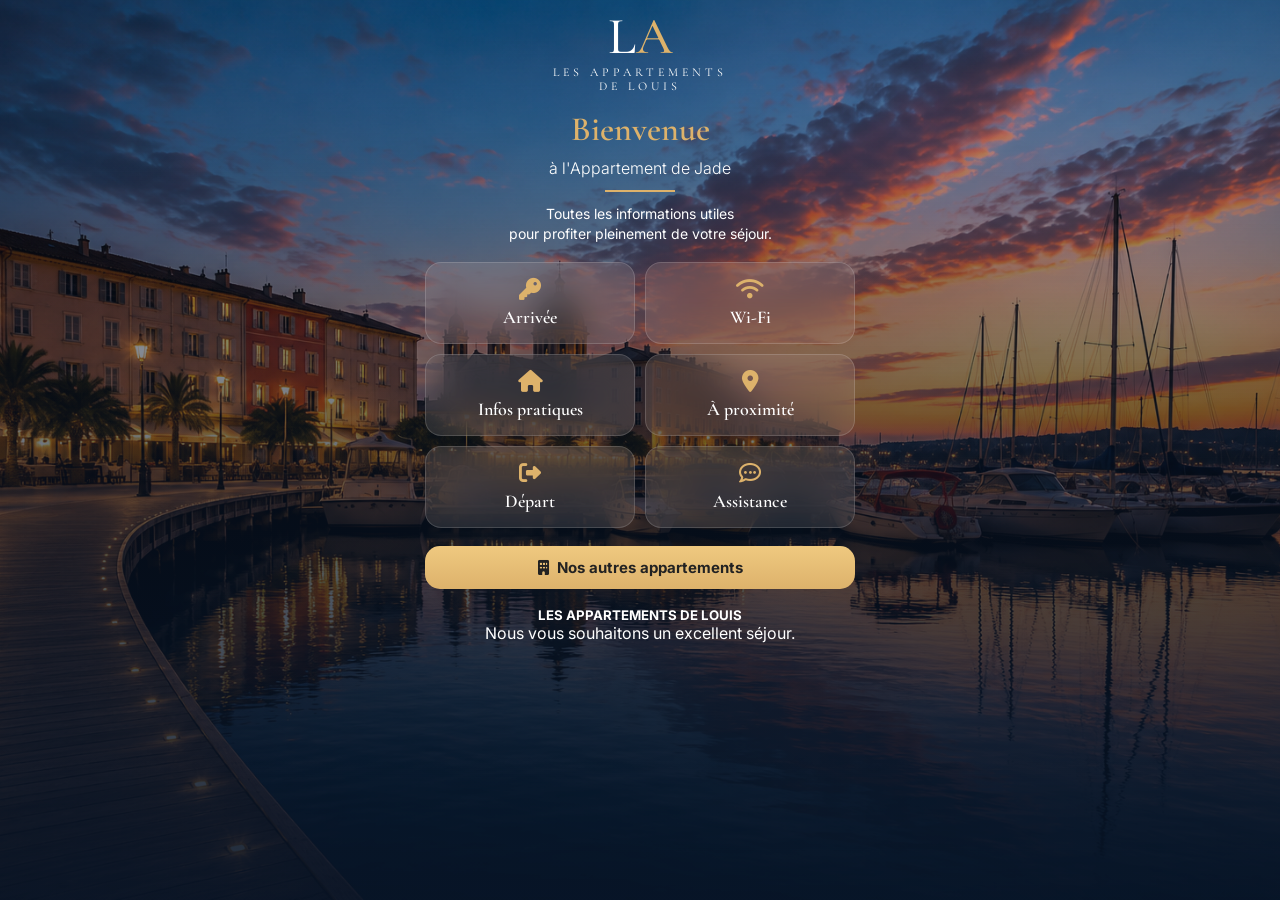
<file: index.html>
<!DOCTYPE html>
<html lang="fr">
<head>
<meta charset="UTF-8">
<meta name="viewport" content="width=device-width, initial-scale=1.0">
<title>Les Appartements de Louis - Appartement de Jade</title>

<link rel="stylesheet" href="style.css">

<link href="https://fonts.googleapis.com/css2?family=Cormorant+Garamond:wght@300;500;600;700&family=Inter:wght@300;400;500;600&display=swap" rel="stylesheet">

<link rel="stylesheet" href="https://cdnjs.cloudflare.com/ajax/libs/font-awesome/6.6.0/css/all.min.css">
</head>

<body>

<div class="overlay"></div>

<main>

<section class="hero">

<div class="logo">
<h1><span class="white">L</span><span class="gold">A</span></h1>
<p>LES APPARTEMENTS<br>DE LOUIS</p>
</div>

<section class="welcome">
<h2>Bienvenue</h2>
<h3>à l'Appartement de Jade</h3>
<div class="line"></div>
<p>Toutes les informations utiles<br>pour profiter pleinement de votre séjour.</p>
</section>

<section class="cards">

<a href="arrivee.html" class="card">
<i class="fa-solid fa-key"></i>
<h4>Arrivée</h4>
</a>

<a href="wifi.html" class="card">
<i class="fa-solid fa-wifi"></i>
<h4>Wi‑Fi</h4>
</a>

<a href="infos.html" class="card">
<i class="fa-solid fa-house"></i>
<h4>Infos pratiques</h4>
</a>

<a href="proximite.html" class="card">
<i class="fa-solid fa-location-dot"></i>
<h4>À proximité</h4>
</a>

<a href="depart.html" class="card">
<i class="fa-solid fa-right-from-bracket"></i>
<h4>Départ</h4>
</a>

<a href="assistance.html" class="card">
<i class="fa-regular fa-comment-dots"></i>
<h4>Assistance</h4>
</a>

</section>

<a href="https://app.superhote.com/#/get-available-rentals/hgXiNZRsGmdeMfZY4XpSdPB9D"
class="button"
target="_blank"
rel="noopener noreferrer">
<i class="fa-solid fa-building"></i>
<span>Nos autres appartements</span>
</a>

<footer>
<h5>LES APPARTEMENTS DE LOUIS</h5>
<p>Nous vous souhaitons un excellent séjour.</p>
</footer>

</section>

</main>

</body>
</html>
</file>
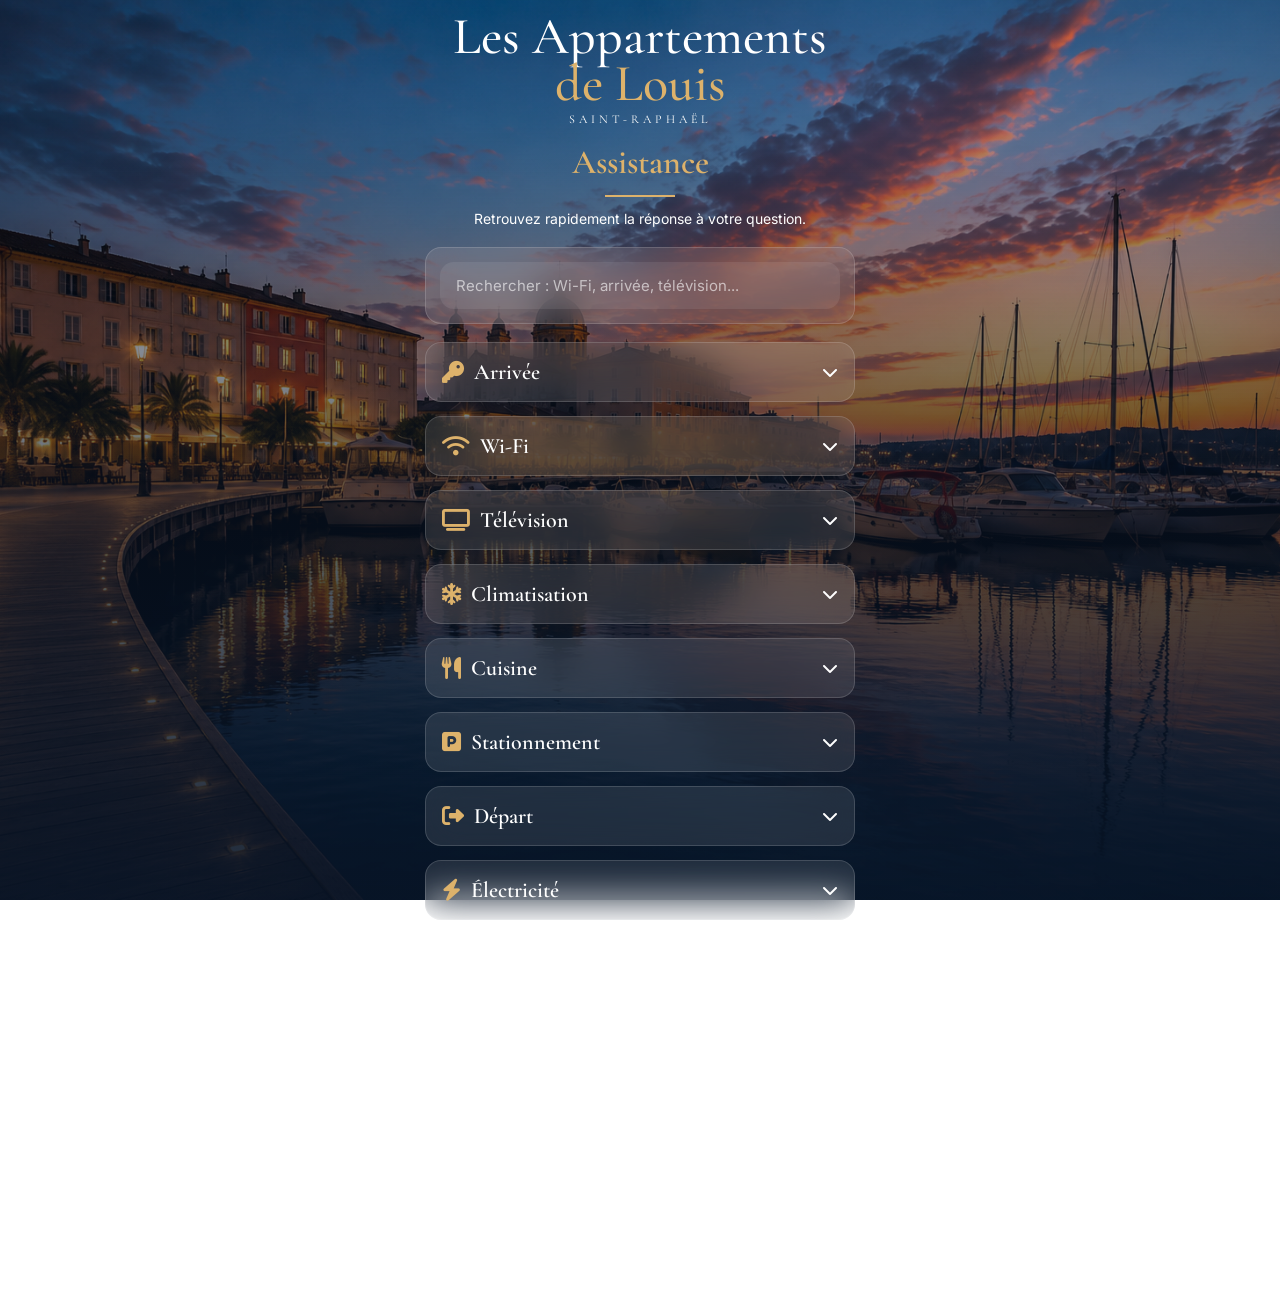
<file: assistance.html>
<!DOCTYPE html>
<html lang="fr">

<head>

<meta charset="UTF-8">
<meta name="viewport" content="width=device-width,initial-scale=1.0">

<title>Assistance | Les Appartements de Louis</title>

<link rel="stylesheet" href="style.css">

<link rel="preconnect" href="https://fonts.googleapis.com">
<link rel="preconnect" href="https://fonts.gstatic.com" crossorigin>

<link href="https://fonts.googleapis.com/css2?family=Cormorant+Garamond:wght@400;500;600&family=Inter:wght@300;400;500;600;700&display=swap" rel="stylesheet">

<link rel="stylesheet"
href="https://cdnjs.cloudflare.com/ajax/libs/font-awesome/6.5.2/css/all.min.css">

<style>

.search-box{
margin:18px 0;
padding:14px;
background:var(--glass);
backdrop-filter:blur(18px);
-webkit-backdrop-filter:blur(18px);
border:1px solid rgba(255,255,255,.15);
border-radius:var(--radius);
}

.search-box input{
width:100%;
padding:14px 16px;
border:none;
outline:none;
border-radius:14px;
background:rgba(255,255,255,.08);
color:#fff;
font-size:15px;
font-family:inherit;
}

.search-box input::placeholder{
color:rgba(255,255,255,.60);
}

.category{
margin-top:14px;
background:var(--glass);
backdrop-filter:blur(18px);
-webkit-backdrop-filter:blur(18px);
border:1px solid rgba(255,255,255,.15);
border-radius:16px;
overflow:hidden;
transition:.25s;
}

.category-header{
display:flex;
justify-content:space-between;
align-items:center;
padding:16px;
cursor:pointer;
user-select:none;
}

.category-header h3{
display:flex;
align-items:center;
gap:10px;
font:600 22px "Cormorant Garamond",serif;
}

.category-header h3 i{
color:var(--gold);
}

.arrow{
transition:.30s;
}

.category.open .arrow{
transform:rotate(180deg);
}

.category-content{
display:none;
padding:0 14px 14px;
}

.category.open .category-content{
display:block;
animation:fade .25s ease;
}

@keyframes fade{

from{
opacity:0;
transform:translateY(-8px);
}

to{
opacity:1;
transform:translateY(0);
}

}

.faq{
margin-top:10px;
background:rgba(255,255,255,.05);
border:1px solid rgba(255,255,255,.08);
border-radius:14px;
overflow:hidden;
}

.faq-question{
display:flex;
justify-content:space-between;
align-items:center;
padding:15px;
cursor:pointer;
font-size:15px;
font-weight:600;
}

.faq-question i{
transition:.30s;
}

.faq.open .faq-question i{
transform:rotate(180deg);
}

.faq-answer{
display:none;
padding:0 15px 15px;
font-size:14px;
line-height:1.65;
opacity:.92;
}

.faq.open .faq-answer{
display:block;
}

.faq-answer strong{
color:var(--gold);
font-weight:700;
}

mark{
background:rgba(221,178,107,.35);
color:#fff;
padding:2px 4px;
border-radius:4px;
}

</style>

</head>

<body class="inner-page">

<div class="overlay"></div>

<main>

<div class="hero">

<div class="logo">

<h1>

<span class="white">Les Appartements</span><br>
<span class="gold">de Louis</span>

</h1>

<p>SAINT-RAPHAËL</p>

</div>

<section class="welcome">

<h2>Assistance</h2>

<div class="line"></div>

<p>

Retrouvez rapidement la réponse à votre question.

</p>

</section>

<div class="search-box">

<input
id="search"
type="text"
placeholder="Rechercher : Wi-Fi, arrivée, télévision..."
autocomplete="off">

</div>

<!-- ==========================================================
     ARRIVÉE
========================================================== -->

<div class="category">

<div class="category-header">

<h3>

<i class="fa-solid fa-key"></i>

Arrivée

</h3>

<i class="fa-solid fa-chevron-down arrow"></i>

</div>

<div class="category-content">

<div class="faq" data-search="code boite boite a cles clé arrivée">

<div class="faq-question">

Quel est le code de la boîte à clés ?

<i class="fa-solid fa-chevron-down"></i>

</div>

<div class="faq-answer">

Le code est communiqué uniquement sur votre plateforme de réservation pour des raisons de sécurité.

</div>

</div>

<div class="faq" data-search="ouvrir boite clé">

<div class="faq-question">

Je n'arrive pas à ouvrir la boîte à clés.

<i class="fa-solid fa-chevron-down"></i>

</div>

<div class="faq-answer">

Vérifiez que tous les chiffres sont parfaitement alignés.

<br><br>

Tirez ensuite le loquet noir vers vous puis vers le bas.

</div>

</div>

<div class="faq" data-search="arrivé en avance check in">

<div class="faq-question">

Je suis arrivé en avance.

<i class="fa-solid fa-chevron-down"></i>

</div>

<div class="faq-answer">

Envoyez-moi un message sur WhatsApp.

Si l'appartement est prêt, je vous donnerai l'accès avec plaisir.

</div>

</div>

</div>

</div>

<!-- ==========================================================
     WI-FI
========================================================== -->

<div class="category">
    
    <div class="category-header">
        
        <h3>
            
            <i class="fa-solid fa-wifi"></i>
            
            Wi-Fi
            
        </h3>
        
        <i class="fa-solid fa-chevron-down arrow"></i>
        
    </div>
    
    <div class="category-content">
        
        <div class="faq" data-search="wifi wi-fi internet mot de passe freebox">
            
            <div class="faq-question">
                
                Quel est le nom du Wi-Fi et le mot de passe ?
                
                <i class="fa-solid fa-chevron-down"></i>
                
            </div>
            
            <div class="faq-answer">
                
                <strong>📶 Réseau :</strong> Freebox-6037CC
                
                <br><br>
                
                <strong>🔑 Mot de passe :</strong> lappartementdeLouis2024
                
            </div>
            
        </div>
        
        <div class="faq" data-search="internet connexion box panne">
            
            <div class="faq-question">
                
                Je n'ai plus Internet.
                
                <i class="fa-solid fa-chevron-down"></i>
                
            </div>
            
            <div class="faq-answer">
                
                Débranchez la box Internet pendant environ 30 secondes.
                
                <br><br>
                
                Rebranchez-la puis patientez environ 3 minutes avant de refaire un essai.
                
            </div>
            
        </div>
        
    </div>
    
</div>

<!-- ==========================================================
     TÉLÉVISION
========================================================== -->

<div class="category">
    
    <div class="category-header">
        
        <h3>
            
            <i class="fa-solid fa-tv"></i>
            
            Télévision
            
        </h3>
        
        <i class="fa-solid fa-chevron-down arrow"></i>
        
    </div>
    
    <div class="category-content">
        
        <div class="faq" data-search="television tv allumer decodeur">
            
            <div class="faq-question">
                
                Comment allumer la télévision ?
                
                <i class="fa-solid fa-chevron-down"></i>
                
            </div>
            
            <div class="faq-answer">
                
                Allumez d'abord la télévision avec la télécommande noire.
                
                <br><br>
                
                Allumez ensuite le décodeur TV avec la télécommande grise.
                
            </div>
            
        </div>
        
        <div class="faq" data-search="telecommande tv piles">
            
            <div class="faq-question">
                
                La télécommande ne fonctionne plus.
                
                <i class="fa-solid fa-chevron-down"></i>
                
            </div>
            
            <div class="faq-answer">
                
                Vérifiez les piles puis réessayez.
                
                Si nécessaire, utilisez les boutons situés directement sous la télévision.
                
            </div>
            
        </div>
        
    </div>
    
</div>

<!-- ==========================================================
     CLIMATISATION
========================================================== -->

<div class="category">
    
    <div class="category-header">
        
        <h3>
            
            <i class="fa-solid fa-snowflake"></i>
            
            Climatisation
            
        </h3>
        
        <i class="fa-solid fa-chevron-down arrow"></i>
        
    </div>
    
    <div class="category-content">
        
        <div class="faq" data-search="clim climatisation chauffage froid">
            
            <div class="faq-question">
                
                Comment utiliser la climatisation ?
                
                <i class="fa-solid fa-chevron-down"></i>
                
            </div>
            
            <div class="faq-answer">
                
                Utilisez la télécommande blanche.
                
                <br><br>
                
                <strong>❄️ COOL</strong> = Climatisation
                
                <br>
                
                <strong>☀️ HEAT</strong> = Chauffage
                
                <br>
                
                <strong>💨 FAN</strong> = Ventilation
                
            </div>
            
        </div>
        
        <div class="faq" data-search="clim ne fonctionne pas panne">
            
            <div class="faq-question">
                
                La climatisation ne fonctionne pas.
                
                <i class="fa-solid fa-chevron-down"></i>
                
            </div>
            
            <div class="faq-answer">
                
                Après l'allumage, patientez environ 3 minutes.
                
                <br><br>
                
                Vérifiez que le mode sélectionné est bien sur <strong>COOL</strong> ou <strong>HEAT</strong>.
                
            </div>
            
        </div>
        
    </div>
    
</div>

<!-- ==========================================================
     CUISINE
========================================================== -->

<div class="category">
    
    <div class="category-header">
        
        <h3>
            
            <i class="fa-solid fa-utensils"></i>
            
            Cuisine
            
        </h3>
        
        <i class="fa-solid fa-chevron-down arrow"></i>
        
    </div>
    
    <div class="category-content">
        
        <div class="faq" data-search="plaque induction verrouillage">
            
            <div class="faq-question">
                
                Comment déverrouiller la plaque de cuisson ?
                
                <i class="fa-solid fa-chevron-down"></i>
                
            </div>
            
            <div class="faq-answer">
                
                Maintenez le bouton <strong>Horloge</strong> enfoncé pendant environ 4 secondes.
                
            </div>
            
        </div>
        
        <div class="faq" data-search="poubelle dechets ordures">
            
            <div class="faq-question">
                
                Où jeter les déchets ?
                
                <i class="fa-solid fa-chevron-down"></i>
                
            </div>
            
            <div class="faq-answer">
                
                Le local poubelles se situe à droite en sortant de la résidence.
                
            </div>
            
        </div>
        
    </div>
    
</div>

<!-- ==========================================================
     STATIONNEMENT
========================================================== -->

<div class="category">
    
    <div class="category-header">
        
        <h3>
            
            <i class="fa-solid fa-square-parking"></i>
            
            Stationnement
            
        </h3>
        
        <i class="fa-solid fa-chevron-down arrow"></i>
        
    </div>
    
    <div class="category-content">
        
        <div class="faq" data-search="parking stationnement voiture place">
            
            <div class="faq-question">
                
                Où puis-je stationner ?
                
                <i class="fa-solid fa-chevron-down"></i>
                
            </div>
            
            <div class="faq-answer">
                
                Des places visiteurs sont disponibles dans la résidence.
                
                <br><br>
                
                En période estivale, elles peuvent être occupées.
                
                <br><br>
                
                Un grand parking est situé juste en face de la résidence avec des places gratuites et d'autres payantes.
                
            </div>
            
        </div>
        
        <div class="faq" data-search="places visiteurs copropriete">
            
            <div class="faq-question">
                
                Peut-on stationner dans la résidence ?
                
                <i class="fa-solid fa-chevron-down"></i>
                
            </div>
            
            <div class="faq-answer">
                
                Oui, uniquement sur les places visiteurs lorsqu'elles sont disponibles.
                
            </div>
            
        </div>
        
    </div>
    
</div>

<!-- ==========================================================
     DÉPART
========================================================== -->

<div class="category">
    
    <div class="category-header">
        
        <h3>
            
            <i class="fa-solid fa-right-from-bracket"></i>
            
            Départ
            
        </h3>
        
        <i class="fa-solid fa-chevron-down arrow"></i>
        
    </div>
    
    <div class="category-content">
        
        <div class="faq" data-search="depart checkout heure">
            
            <div class="faq-question">
                
                À quelle heure dois-je quitter le logement ?
                
                <i class="fa-solid fa-chevron-down"></i>
                
            </div>
            
            <div class="faq-answer">
                
                Merci de quitter l'appartement avant <strong>10h00</strong>.
                
            </div>
            
        </div>
        
        <div class="faq" data-search="cle boite depart">
            
            <div class="faq-question">
                
                Où déposer les clés ?
                
                <i class="fa-solid fa-chevron-down"></i>
                
            </div>
            
            <div class="faq-answer">
                
                Replacez les clés dans la boîte à clés.
                
                <br><br>
                
                Pensez à brouiller le code avant votre départ.
                
            </div>
            
        </div>
        
        <div class="faq" data-search="menage vaisselle nettoyage depart">
            
            <div class="faq-question">
                
                Que dois-je faire avant de partir ?
                
                <i class="fa-solid fa-chevron-down"></i>
                
            </div>
            
            <div class="faq-answer">
                
                • Fermez les fenêtres.
                
                <br>
                
                • Éteignez la climatisation.
                
                <br>
                
                • Faites et rangez la vaisselle.
                
                <br>
                
                • Videz les poubelles.
                
                <br>
                
                • Laissez l'appartement propre.
                
                <br>
                
                • Replacez les clés dans la boîte à clés.
                
                <br>
                
                • Vérifiez de ne rien oublier.
                
            </div>
            
        </div>
        
    </div>
    
</div>

<!-- ==========================================================
     ÉLECTRICITÉ
========================================================== -->

<div class="category">
    
    <div class="category-header">
        
        <h3>
            
            <i class="fa-solid fa-bolt"></i>
            
            Électricité
            
        </h3>
        
        <i class="fa-solid fa-chevron-down arrow"></i>
        
    </div>
    
    <div class="category-content">
        
        <div class="faq" data-search="electricite courant disjoncteur">
            
            <div class="faq-question">
                
                Je n'ai plus d'électricité.
                
                <i class="fa-solid fa-chevron-down"></i>
                
            </div>
            
            <div class="faq-answer">
                
                Vérifiez que le disjoncteur principal est bien en position ON.
                
                <br><br>
                
                Si toute la résidence est concernée, il s'agit probablement d'une coupure générale.
                
            </div>
            
        </div>
        
    </div>
    
</div>

<!-- ==========================================================
     EAU CHAUDE
========================================================== -->

<div class="category">
    
    <div class="category-header">
        
        <h3>
            
            <i class="fa-solid fa-droplet"></i>
            
            Eau chaude
            
        </h3>
        
        <i class="fa-solid fa-chevron-down arrow"></i>
        
    </div>
    
    <div class="category-content">
        
        <div class="faq" data-search="eau chaude chauffe eau ballon">
            
            <div class="faq-question">
                
                Je n'ai plus d'eau chaude.
                
                <i class="fa-solid fa-chevron-down"></i>
                
            </div>
            
            <div class="faq-answer">
                
                Si plusieurs douches viennent d'être prises, laissez le ballon se recharger.
                
                <br><br>
                
                Si le problème persiste après plusieurs heures, contactez-moi sur WhatsApp.
                
            </div>
            
        </div>
        
    </div>
    
</div>

<!-- ==========================================================
     BESOIN D'AIDE ?
========================================================== -->

<div class="info-card">

<h3>

<i class="fa-brands fa-whatsapp"></i>

Vous n'avez pas trouvé votre réponse ?

</h3>

<p>

Je reste disponible pendant toute la durée de votre séjour.

N'hésitez pas à me contacter si vous avez besoin d'aide.

</p>

<a
class="button"
href="https://wa.me/33777985393?text=Bonjour%20Louis%2C%20j%27aurais%20besoin%20de%20votre%20aide%20concernant%20l%27Appartement%20de%20Louis."
target="_blank">

<i class="fa-brands fa-whatsapp"></i>

Contacter Louis sur WhatsApp

</a>

</div>

<!-- ==========================================================
     NAVIGATION
========================================================== -->

<div class="mini-navigation">

<a class="mini-nav" href="index.html">
<i class="fa-solid fa-house"></i>
<span>Accueil</span>
</a>

<a class="mini-nav" href="arrivee.html">
<i class="fa-solid fa-key"></i>
<span>Arrivée</span>
</a>

<a class="mini-nav" href="guide.html">
<i class="fa-solid fa-book-open"></i>
<span>Guide</span>
</a>

<a class="mini-nav" href="restaurants.html">
<i class="fa-solid fa-utensils"></i>
<span>Restaurants</span>
</a>

<a class="mini-nav" href="tourisme.html">
<i class="fa-solid fa-map-location-dot"></i>
<span>Tourisme</span>
</a>

<a class="mini-nav" href="depart.html">
<i class="fa-solid fa-right-from-bracket"></i>
<span>Départ</span>
</a>

</div>

</div>

</main>

<script>

/* ==========================================================
   CATEGORIES
========================================================== */

document.querySelectorAll(".category-header").forEach(header=>{

header.addEventListener("click",()=>{

const category=header.parentElement;

const opened=category.classList.contains("open");

document.querySelectorAll(".category").forEach(c=>{

c.classList.remove("open");

});

if(!opened){

category.classList.add("open");

}

});

});

/* ==========================================================
   QUESTIONS
========================================================== */

document.querySelectorAll(".faq-question").forEach(question=>{

question.addEventListener("click",()=>{

const faq=question.parentElement;

const opened=faq.classList.contains("open");

faq.parentElement.querySelectorAll(".faq").forEach(item=>{

item.classList.remove("open");

});

if(!opened){

faq.classList.add("open");

}

});

});

/* ==========================================================
   RECHERCHE
========================================================== */

function normalize(text){

return text
.toLowerCase()
.normalize("NFD")
.replace(/[\u0300-\u036f]/g,"")
.replace(/[^\w\s]/g," ")
.replace(/\s+/g," ")
.trim();

}

const search=document.getElementById("search");

search.addEventListener("input",function(){

const value=normalize(this.value);

let firstMatch=null;

document.querySelectorAll(".faq").forEach(faq=>{

const text=normalize(
faq.innerText+" "+(faq.dataset.search||"")
);

const visible=value===""||text.includes(value);

faq.style.display=visible?"block":"none";

faq.classList.remove("open");

if(!firstMatch && visible && value!==""){

firstMatch=faq;

}

});

document.querySelectorAll(".category").forEach(category=>{

category.classList.remove("open");

const visible=[...category.querySelectorAll(".faq")]
.some(faq=>faq.style.display!=="none");

category.style.display=(value===""||visible)
?"block"
:"none";

});

if(firstMatch){

const category=firstMatch.closest(".category");

category.classList.add("open");

firstMatch.classList.add("open");

}

});

</script>

</body>

</html>
</file>
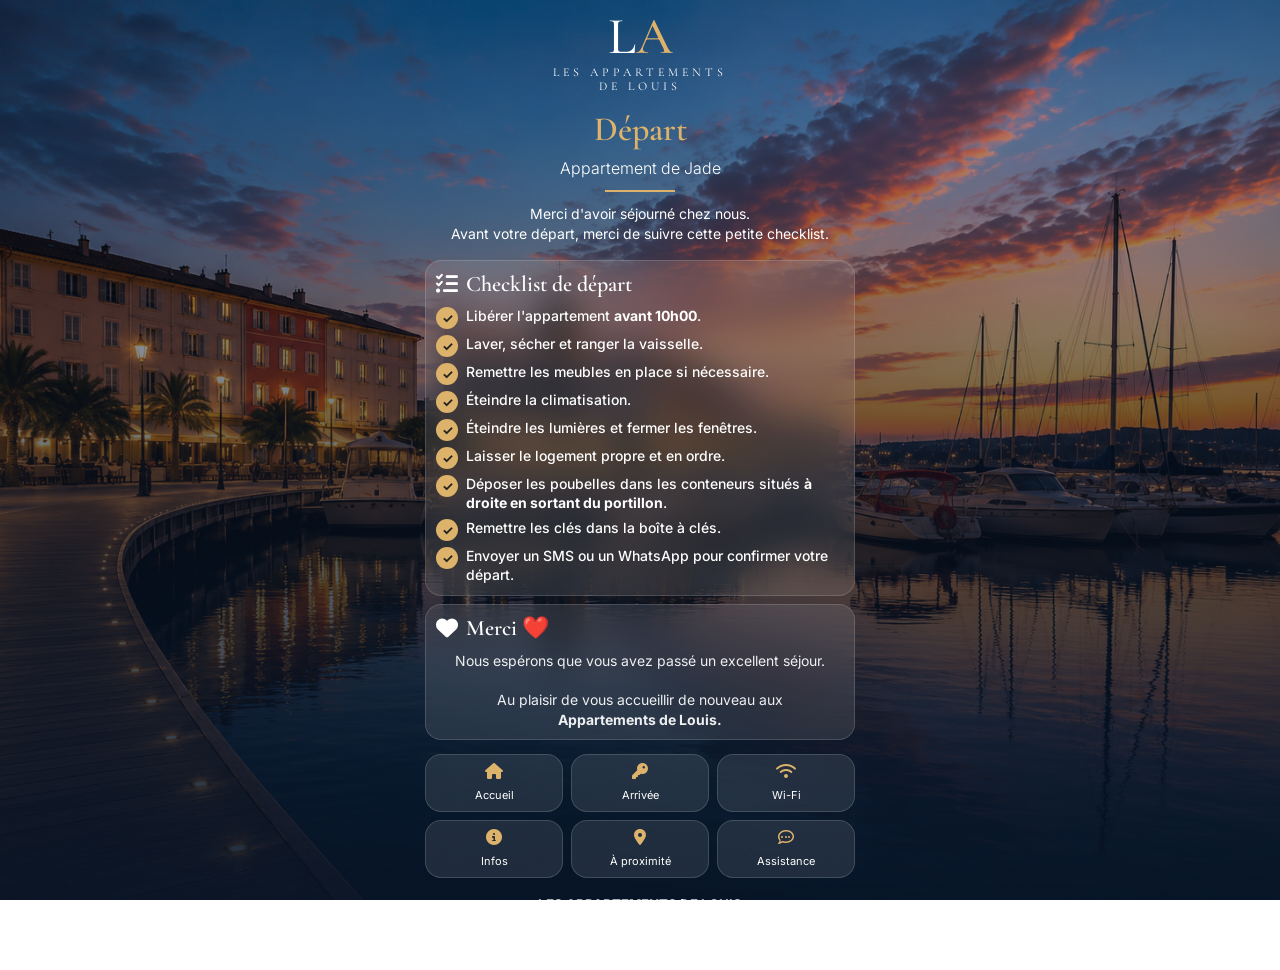
<file: depart.html>
<!DOCTYPE html>
<html lang="fr">
<head>

<meta charset="UTF-8">
<meta name="viewport" content="width=device-width, initial-scale=1.0">

<title>Départ | Appartement de Jade</title>

<link rel="stylesheet" href="style.css">

<link href="https://fonts.googleapis.com/css2?family=Cormorant+Garamond:wght@400;500;600&family=Inter:wght@300;400;500;600&display=swap" rel="stylesheet">

<link rel="stylesheet" href="https://cdnjs.cloudflare.com/ajax/libs/font-awesome/6.6.0/css/all.min.css">

</head>

<body class="inner-page">

<div class="overlay"></div>

<main>

<section class="hero">

<div class="logo">
<h1><span class="white">L</span><span class="gold">A</span></h1>
<p>LES APPARTEMENTS<br>DE LOUIS</p>
</div>

<section class="welcome">

<h2>Départ</h2>

<h3>Appartement de Jade</h3>

<div class="line"></div>

<p>
Merci d'avoir séjourné chez nous.<br>
Avant votre départ, merci de suivre cette petite checklist.
</p>

</section>

<section class="info-card">

<h3><i class="fa-solid fa-list-check"></i> Checklist de départ</h3>

<div class="steps">

<div class="step">
<span class="step-number">✓</span>
<div>Libérer l'appartement <strong>avant 10h00</strong>.</div>
</div>

<div class="step">
<span class="step-number">✓</span>
<div>Laver, sécher et ranger la vaisselle.</div>
</div>

<div class="step">
<span class="step-number">✓</span>
<div>Remettre les meubles en place si nécessaire.</div>
</div>

<div class="step">
<span class="step-number">✓</span>
<div>Éteindre la climatisation.</div>
</div>

<div class="step">
<span class="step-number">✓</span>
<div>Éteindre les lumières et fermer les fenêtres.</div>
</div>

<div class="step">
<span class="step-number">✓</span>
<div>Laisser le logement propre et en ordre.</div>
</div>

<div class="step">
<span class="step-number">✓</span>
<div>Déposer les poubelles dans les conteneurs situés <strong>à droite en sortant du portillon</strong>.</div>
</div>

<div class="step">
<span class="step-number">✓</span>
<div>Remettre les clés dans la boîte à clés.</div>
</div>

<div class="step">
<span class="step-number">✓</span>
<div>Envoyer un SMS ou un WhatsApp pour confirmer votre départ.</div>
</div>

</div>

</section>

<section class="info-card">

<h3><i class="fa-solid fa-heart"></i> Merci ❤️</h3>

<p style="text-align:center">
Nous espérons que vous avez passé un excellent séjour.<br><br>

Au plaisir de vous accueillir de nouveau aux<br>

<strong>Appartements de Louis.</strong>
</p>

</section>

<section class="mini-navigation">

<a href="index.html" class="mini-nav">
<i class="fa-solid fa-house"></i>
<span>Accueil</span>
</a>

<a href="arrivee.html" class="mini-nav">
<i class="fa-solid fa-key"></i>
<span>Arrivée</span>
</a>

<a href="wifi.html" class="mini-nav">
<i class="fa-solid fa-wifi"></i>
<span>Wi-Fi</span>
</a>

<a href="infos.html" class="mini-nav">
<i class="fa-solid fa-circle-info"></i>
<span>Infos</span>
</a>

<a href="proximite.html" class="mini-nav">
<i class="fa-solid fa-location-dot"></i>
<span>À proximité</span>
</a>

<a href="assistance.html" class="mini-nav">
<i class="fa-regular fa-comment-dots"></i>
<span>Assistance</span>
</a>

</section>

<footer>

<h5>LES APPARTEMENTS DE LOUIS</h5>

<p>Bon retour et à bientôt sur la Côte d'Azur.</p>

</footer>

</section>

</main>

</body>
</html>
</file>
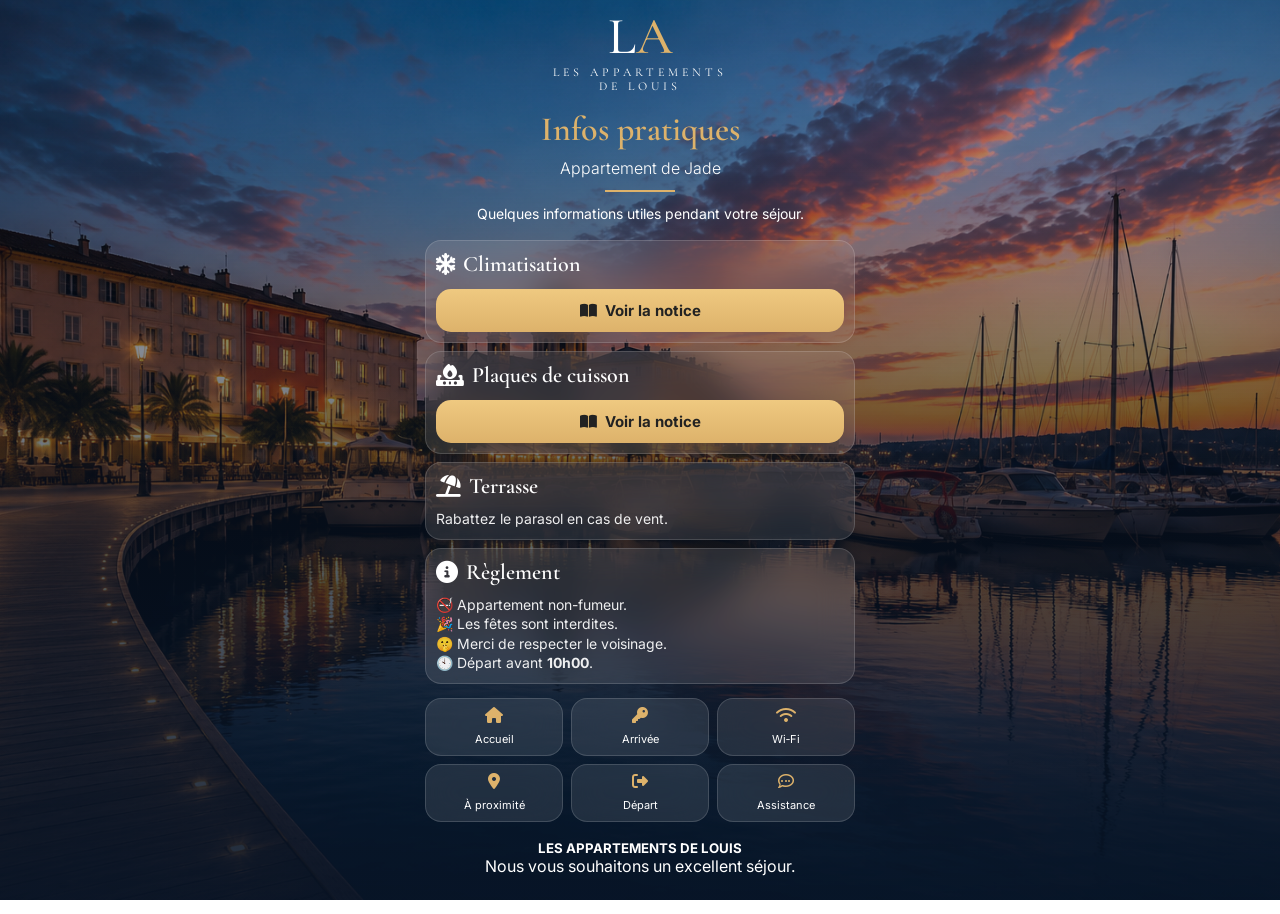
<file: infos.html>
<!DOCTYPE html>
<html lang="fr">
<head>
<meta charset="UTF-8">
<meta name="viewport" content="width=device-width, initial-scale=1.0">
<title>Infos pratiques | Appartement de Jade</title>

<link rel="stylesheet" href="style.css">
<link href="https://fonts.googleapis.com/css2?family=Cormorant+Garamond:wght@400;600&family=Inter:wght@300;400;500;600;700&display=swap" rel="stylesheet">
<link rel="stylesheet" href="https://cdnjs.cloudflare.com/ajax/libs/font-awesome/6.6.0/css/all.min.css">
</head>

<body class="inner-page">

<div class="overlay"></div>

<main>
<section class="hero">

<div class="logo">
<h1><span class="white">L</span><span class="gold">A</span></h1>
<p>LES APPARTEMENTS<br>DE LOUIS</p>
</div>

<section class="welcome">
<h2>Infos pratiques</h2>
<h3>Appartement de Jade</h3>
<div class="line"></div>
<p>Quelques informations utiles pendant votre séjour.</p>
</section>

<section class="info-card">
<h3><i class="fa-solid fa-snowflake"></i> Climatisation</h3>
<a href="notice-clim.jpg" class="button">
<i class="fa-solid fa-book-open"></i>
<span>Voir la notice</span>
</a>
</section>

<section class="info-card">
<h3><i class="fa-solid fa-fire-burner"></i> Plaques de cuisson</h3>
<a href="notice-plaques.jpg" class="button">
<i class="fa-solid fa-book-open"></i>
<span>Voir la notice</span>
</a>
</section>

<section class="info-card">
<h3><i class="fa-solid fa-umbrella-beach"></i> Terrasse</h3>
<p>Rabattez le parasol en cas de vent.</p>
</section>

<section class="info-card">
<h3><i class="fa-solid fa-circle-info"></i> Règlement</h3>
<p>🚭 Appartement non-fumeur.</p>
<p>🎉 Les fêtes sont interdites.</p>
<p>🤫 Merci de respecter le voisinage.</p>
<p>🕙 Départ avant <strong>10h00</strong>.</p>
</section>

<section class="mini-navigation">
<a href="index.html" class="mini-nav"><i class="fa-solid fa-house"></i><span>Accueil</span></a>
<a href="arrivee.html" class="mini-nav"><i class="fa-solid fa-key"></i><span>Arrivée</span></a>
<a href="wifi.html" class="mini-nav"><i class="fa-solid fa-wifi"></i><span>Wi‑Fi</span></a>
<a href="proximite.html" class="mini-nav"><i class="fa-solid fa-location-dot"></i><span>À proximité</span></a>
<a href="depart.html" class="mini-nav"><i class="fa-solid fa-right-from-bracket"></i><span>Départ</span></a>
<a href="assistance.html" class="mini-nav"><i class="fa-regular fa-comment-dots"></i><span>Assistance</span></a>
</section>

<footer>
<h5>LES APPARTEMENTS DE LOUIS</h5>
<p>Nous vous souhaitons un excellent séjour.</p>
</footer>

</section>
</main>

</body>
</html>
</file>
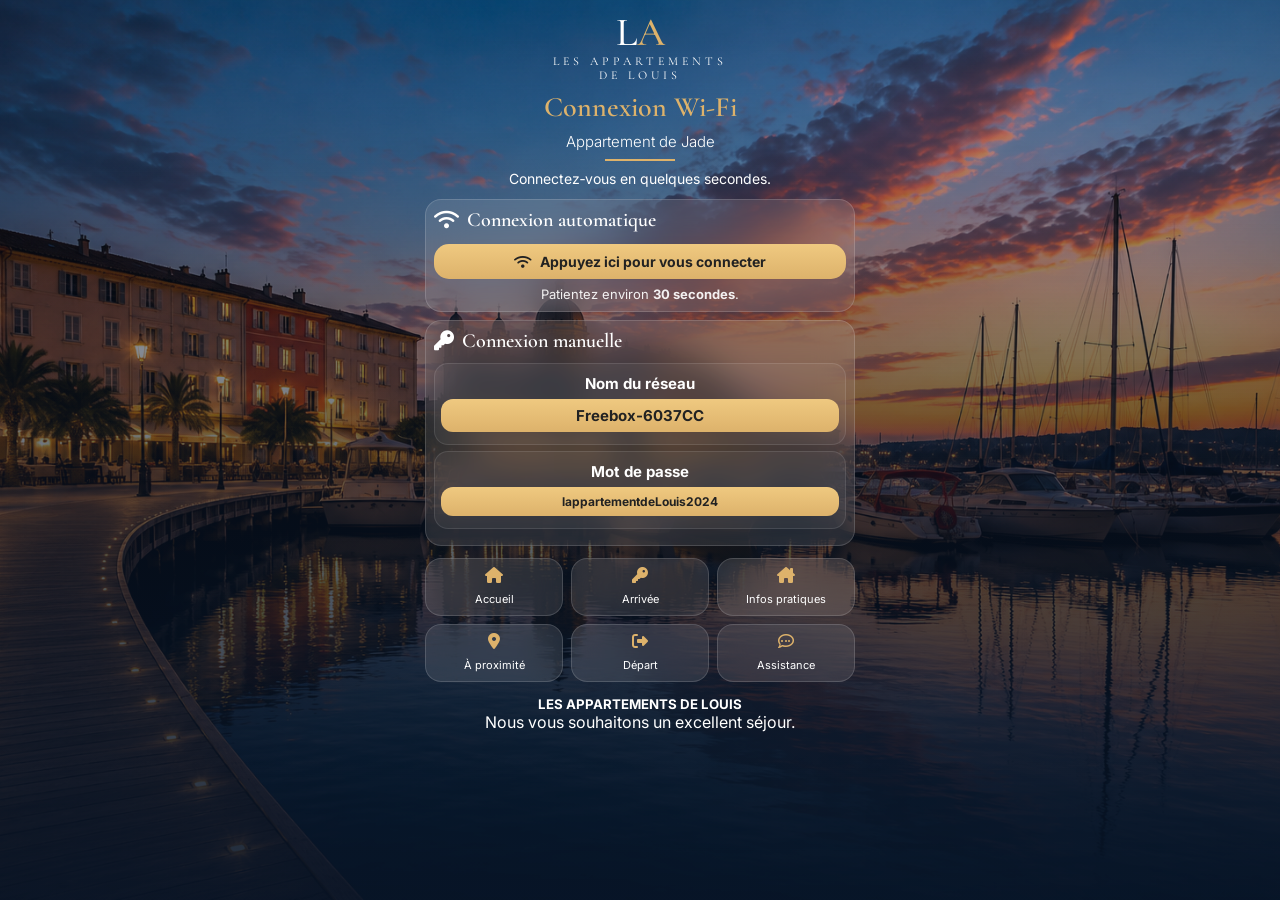
<file: wifi.html>
<!DOCTYPE html>
    <html lang="fr">
    <head>
    <meta charset="UTF-8">
    <meta name="viewport" content="width=device-width, initial-scale=1.0">
    <title>Connexion Wi‑Fi | Appartement de Jade</title>

    <link rel="stylesheet" href="style.css">
    <link href="https://fonts.googleapis.com/css2?family=Cormorant+Garamond:wght@400;600&family=Inter:wght@300;400;500;600;700&display=swap" rel="stylesheet">
    <link rel="stylesheet" href="https://cdnjs.cloudflare.com/ajax/libs/font-awesome/6.6.0/css/all.min.css">
    </head>

    <body class="inner-page">
    <div class="overlay"></div>

    <main>
    <section class="hero">

    <div class="logo" style="margin-bottom:8px">
    <h1 style="font-size:40px"><span class="white">L</span><span class="gold">A</span></h1>
    <p>LES APPARTEMENTS<br>DE LOUIS</p>
    </div>

    <section class="welcome" style="margin-bottom:10px">
    <h2 style="font-size:28px">Connexion Wi‑Fi</h2>
    <h3 style="font-size:15px">Appartement de Jade</h3>
    <div class="line" style="margin:8px auto"></div>
    <p style="font-size:14px">Connectez‑vous en quelques secondes.</p>
    </section>

    <section class="info-card" style="padding:8px;margin-top:8px">
    <h3 style="font-size:20px"><i class="fa-solid fa-wifi"></i> Connexion automatique</h3>

    <a class="button" href="#" style="padding:9px;font-size:14px">
    <i class="fa-solid fa-wifi"></i>
    <span>Appuyez ici pour vous connecter</span>
    </a>

    <p style="text-align:center;margin-top:6px;font-size:13px">
    Patientez environ <strong>30 secondes</strong>.
    </p>
    </section>

    <section class="info-card" style="padding:8px;margin-top:8px">
    <h3 style="font-size:20px"><i class="fa-solid fa-key"></i> Connexion manuelle</h3>

    <div class="mini-card" style="padding:6px;margin-bottom:6px">
    <h4 style="font-size:15px">Nom du réseau</h4>
    <div class="access-code" style="font-size:15px;letter-spacing:0;white-space:nowrap;padding:7px;">
    Freebox-6037CC
    </div>
    </div>

    <div class="mini-card" style="padding:6px">
    <h4 style="font-size:15px">Mot de passe</h4>
    <div class="access-code" style="font-size:12px;letter-spacing:0;white-space:nowrap;padding:7px;">
    lappartementdeLouis2024
    </div>
    </div>

    </section>

    <section class="mini-navigation" style="margin-top:12px">
    <a href="index.html" class="mini-nav"><i class="fa-solid fa-house"></i><span>Accueil</span></a>
    <a href="arrivee.html" class="mini-nav"><i class="fa-solid fa-key"></i><span>Arrivée</span></a>
    <a href="infos.html" class="mini-nav"><i class="fa-solid fa-house-chimney"></i><span>Infos pratiques</span></a>
    <a href="proximite.html" class="mini-nav"><i class="fa-solid fa-location-dot"></i><span>À proximité</span></a>
    <a href="depart.html" class="mini-nav"><i class="fa-solid fa-right-from-bracket"></i><span>Départ</span></a>
    <a href="assistance.html" class="mini-nav"><i class="fa-regular fa-comment-dots"></i><span>Assistance</span></a>
    </section>

    <footer style="margin-top:14px;padding-bottom:12px">
    <h5>LES APPARTEMENTS DE LOUIS</h5>
    <p>Nous vous souhaitons un excellent séjour.</p>
    </footer>

    </section>
    </main>

    </body>
    </html>
</file>
<file: style.css>
/* STYLE.CSS V9 - MOBILE OPTIMISÉ */

:root{
--gold:#ddb26b;
--glass:rgba(255,255,255,.10);
--radius:16px;
}

*{margin:0;padding:0;box-sizing:border-box}
html{scroll-behavior:smooth}

body{
font-family:'Inter',sans-serif;
color:#fff;
background:url("hero.png") center/cover no-repeat fixed;
min-height:100vh;
overflow-x:hidden;
}
body:not(.inner-page){overflow:hidden}
body.inner-page{overflow-y:auto}

.overlay{
position:fixed;
inset:0;
background:linear-gradient(to bottom,
rgba(8,20,38,.18),
rgba(8,20,38,.45),
rgba(8,20,38,.72),
rgba(8,20,38,.92));
}

main{
position:relative;
z-index:2;
display:flex;
justify-content:center;
padding:14px 14px 20px;
}

.hero{width:100%;max-width:430px}

.logo{text-align:center;margin-bottom:16px}
.logo h1{font:500 52px "Cormorant Garamond",serif;line-height:.9}
.logo p{margin-top:4px;font:12px "Cormorant Garamond",serif;letter-spacing:4px}
.white{color:#fff}
.gold{color:var(--gold)}

.welcome{text-align:center;margin-bottom:16px}
.welcome h2{font:600 34px "Cormorant Garamond",serif;color:var(--gold)}
.welcome h3{margin-top:8px;font-size:16px;font-weight:300}
.line{width:70px;height:2px;background:var(--gold);margin:12px auto}
.welcome p{font-size:14px;line-height:1.45}

.cards{
display:grid;
grid-template-columns:repeat(2,1fr);
gap:10px;
margin:18px 0;
}

.card,.info-card,.mini-nav{
background:var(--glass);
backdrop-filter:blur(18px);
-webkit-backdrop-filter:blur(18px);
border:1px solid rgba(255,255,255,.15);
border-radius:var(--radius);
}

.card{
min-height:82px;
padding:12px;
display:flex;
flex-direction:column;
justify-content:center;
align-items:center;
text-align:center;
text-decoration:none;
color:#fff;
}

.card i{font-size:22px;color:var(--gold);margin-bottom:6px}
.card h4{font:600 18px "Cormorant Garamond",serif}

.info-card{
margin-top:8px;
padding:10px;
}

.info-card h3{
display:flex;
align-items:center;
gap:8px;
font:600 22px "Cormorant Garamond",serif;
margin-bottom:10px;
}

.info-card p{
font-size:14px;
line-height:1.4;
opacity:.92;
}

.double-card{display:block}

.mini-card{
padding:8px;
margin-bottom:8px;
border-radius:14px;
background:rgba(255,255,255,.05);
border:1px solid rgba(255,255,255,.10);
text-align:center;
}

.mini-card h4{
font-size:16px;
margin:4px 0;
}

.access-code{
margin:6px 0;
padding:10px 8px;
font-size:22px;
font-weight:700;
letter-spacing:0;
white-space:nowrap;
overflow:hidden;
text-overflow:ellipsis;
background:linear-gradient(#efc980,#ddb26b);
color:#222;
border-radius:12px;
}

.warning{
margin-top:8px;
padding:8px;
font-size:13px;
font-weight:700;
background:rgba(221,178,107,.14);
border:1px solid rgba(221,178,107,.45);
border-radius:12px;
}

.steps{display:flex;flex-direction:column;gap:6px}
.step{display:flex;gap:8px;align-items:flex-start}
.step div{font-size:14px;font-weight:500;line-height:1.35}

.step-number{
width:22px;
height:22px;
border-radius:50%;
background:var(--gold);
color:#222;
font-size:13px;
font-weight:700;
display:flex;
align-items:center;
justify-content:center;
flex-shrink:0;
}

video{
width:100%;
height:170px;
object-fit:cover;
border-radius:12px;
margin-top:8px;
}

.button{
display:flex;
justify-content:center;
align-items:center;
gap:8px;
padding:12px;
margin-top:12px;
border-radius:15px;
background:linear-gradient(#efc980,#ddb26b);
color:#222;
font-size:15px;
font-weight:700;
text-decoration:none;
}

.mini-navigation{
display:grid;
grid-template-columns:repeat(3,1fr);
gap:8px;
margin-top:14px;
}

.mini-nav{
padding:8px 4px;
text-align:center;
text-decoration:none;
color:#fff;
}

.mini-nav i{display:block;color:var(--gold);margin-bottom:4px}
.mini-nav span{font-size:11px}

footer{
text-align:center;
margin-top:18px;
padding-bottom:18px;
}
</file>
